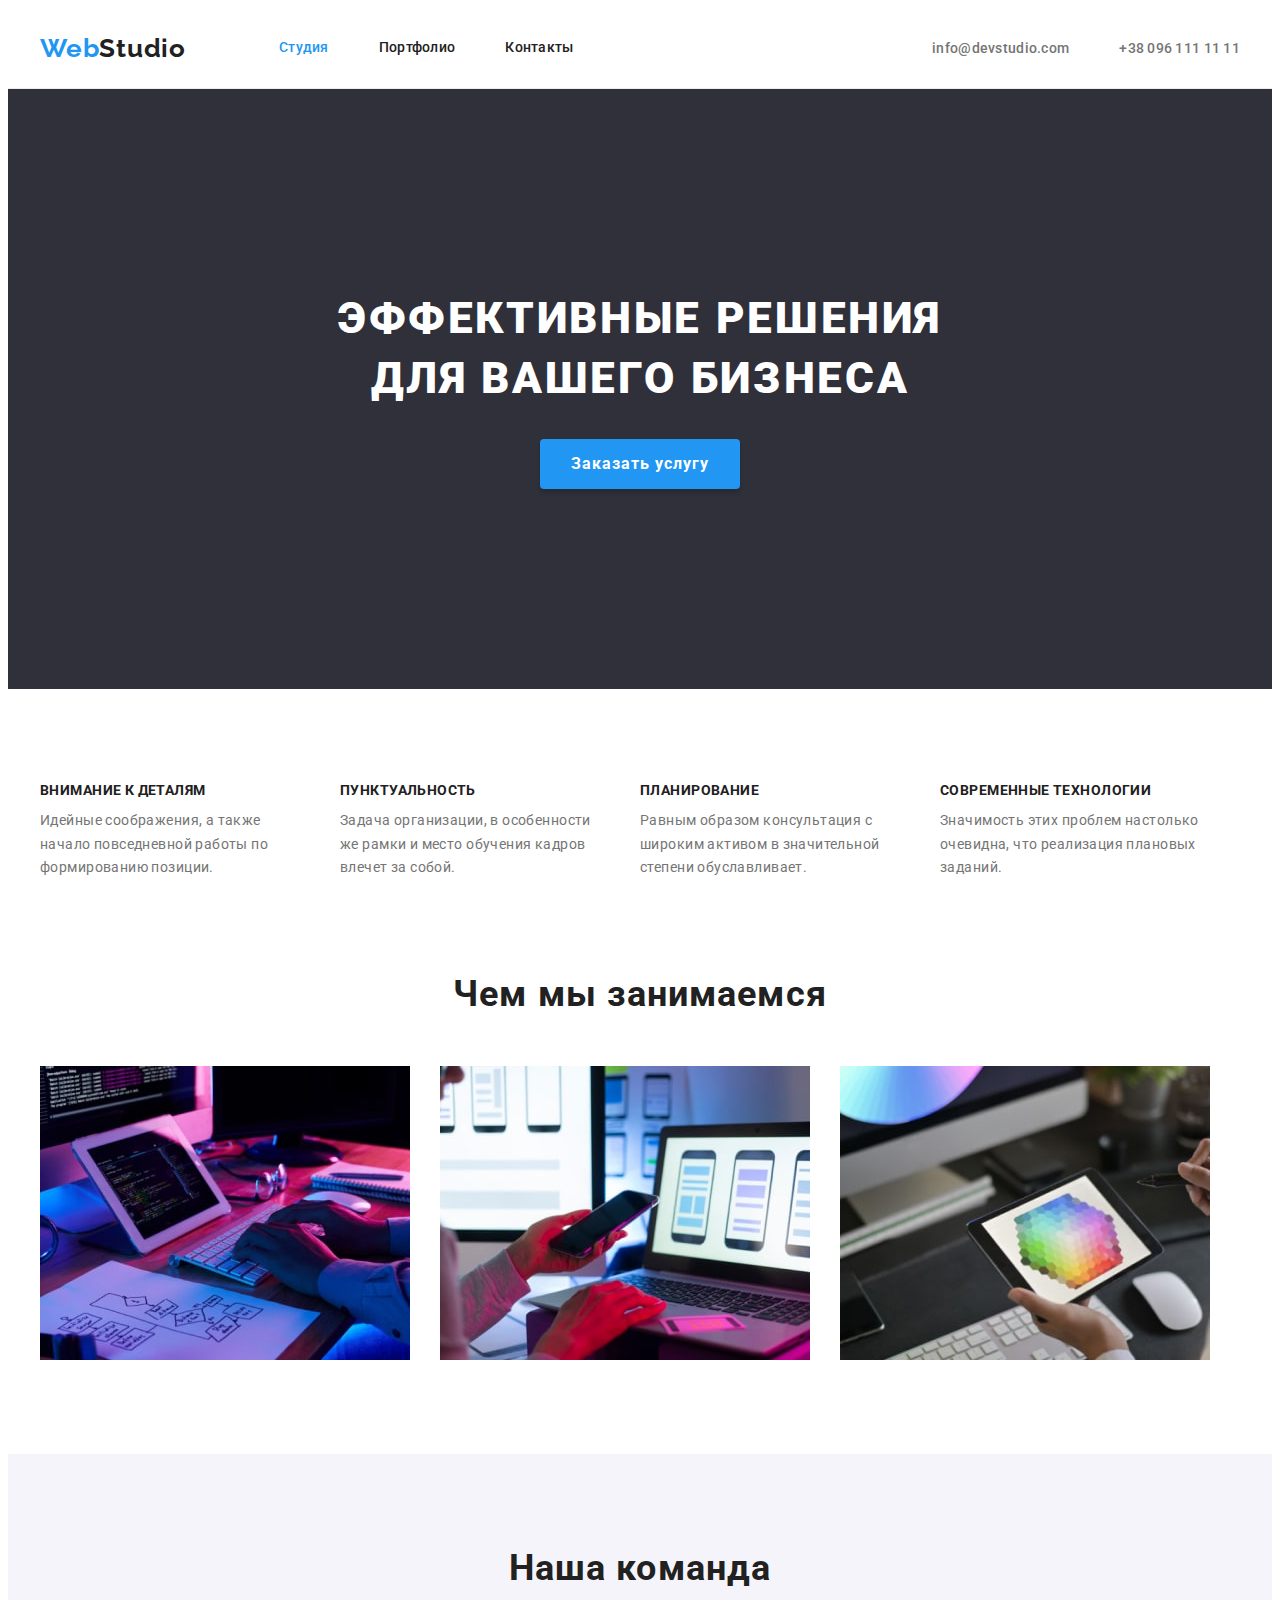
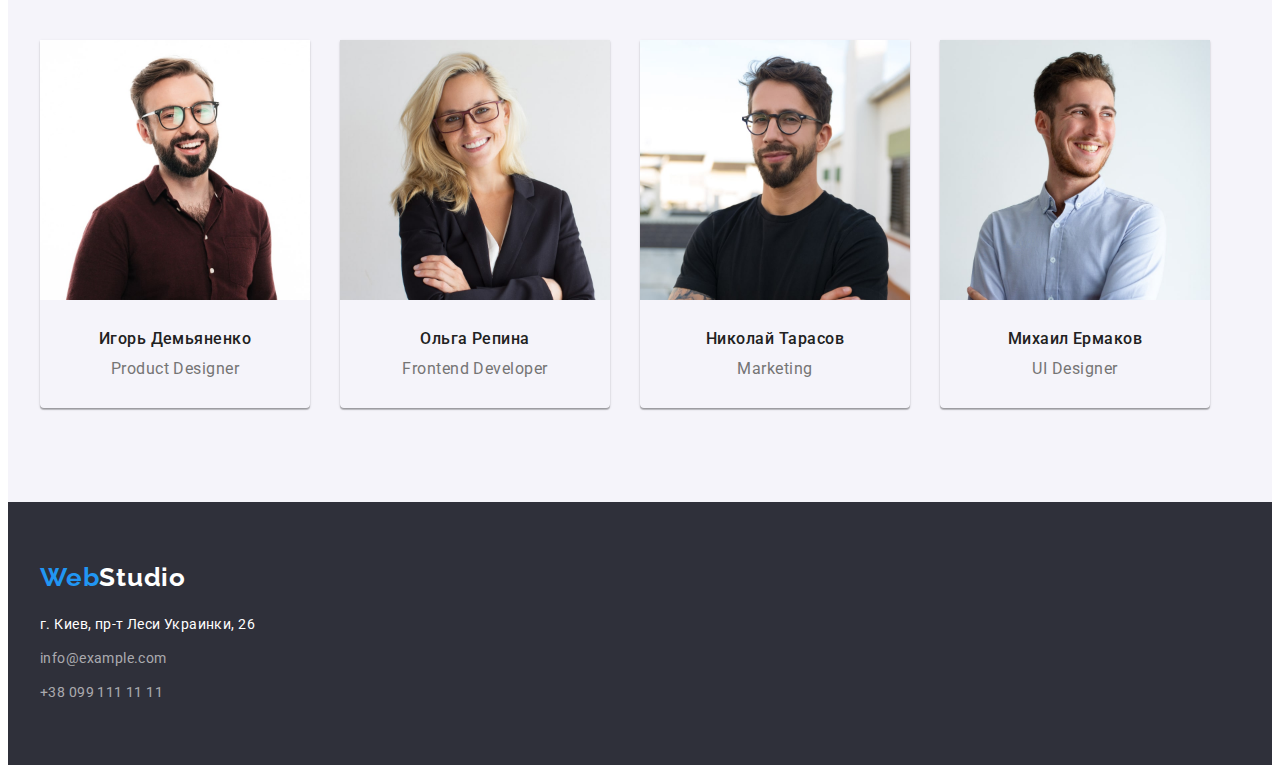
<file: index.html>
<!DOCTYPE html>
<html lang="ru">
  <head>
    <meta charset="UTF-8" />
    <meta http-equiv="X-UA-Compatible" content="IE=edge" />
    <meta name="viewport" content="width=device-width, initial-scale=1.0" />
    <link rel="preconnect" href="https://fonts.googleapis.com" />
    <link rel="preconnect" href="https://fonts.gstatic.com" crossorigin />
    <link
      href="https://fonts.googleapis.com/css2?family=Raleway:wght@700&family=Roboto:wght@400;500;700;900&display=swap"
      rel="stylesheet"
    />
    <link
      rel="stylesheet"
      href="https://cdnjs.cloudflare.com/ajax/libs/modern-normalize/1.1.0/modern-normalize.min.css"
      integrity="sha512-wpPYUAdjBVSE4KJnH1VR1HeZfpl1ub8YT/NKx4PuQ5NmX2tKuGu6U/JRp5y+Y8XG2tV+wKQpNHVUX03MfMFn9Q=="
      crossorigin="anonymous"
      referrerpolicy="no-referrer"
    />
    <link rel="stylesheet" href="./css/style.css" />
    <title class="head-title">WebStudio</title>
  </head>
  <body>
    <header class="header">
      <div class="container container-header">
        <a href="./index.html" class="header-logo"
          >Web<span class="header-logo-help">Studio</span>
        </a>
        <nav class="nav">
          <ul class="nav-list">
            <li class="nav-item">
              <a href="./index.html" class="nav-link"
                ><span class="studio">Студия</span></a
              >
            </li>
            <li class="nav-item">
              <a href="./portfolio.html" class="nav-link">Портфолио</a>
            </li>
            <li class="nav-item">
              <a href="#contact" class="nav-link">Контакты</a>
            </li>
          </ul>
        </nav>
        <ul class="header-contacts container-header">
          <li class="header-mail">
            <a href="mailto:info@devstudio.com" class="header-mailto"
              >info@devstudio.com</a
            >
          </li>
          <li class="header-tellephone">
            <a href="tel:+380961111111" class="header-tel">+38 096 111 11 11</a>
          </li>
        </ul>
      </div>
    </header>
    <main class="main">
      <section class="header-hero section">
        <div class="container container-hero">
          <h1 class="caption">Эффективные решения для вашего бизнеса</h1>
          <button type="button" class="btn">Заказать услугу</button>
        </div>
      </section>
      <section class="main-text section">
        <div class="container">
          <ul class="list">
            <li class="soft-skills">
              <h3 class="soft-caption">Внимание к деталям</h3>
              <p class="soft-text">
                Идейные соображения, а также начало повседневной работы по
                формированию позиции.
              </p>
            </li>
            <li class="soft-skills">
              <h3 class="soft-caption">Пунктуальность</h3>
              <p class="soft-text">
                Задача организации, в особенности же рамки и место обучения
                кадров влечет за собой.
              </p>
            </li>
            <li class="soft-skills">
              <h3 class="soft-caption">Планирование</h3>
              <p class="soft-text">
                Равным образом консультация с широким активом в значительной
                степени обуславливает.
              </p>
            </li>
            <li class="soft-skills">
              <h3 class="soft-caption">Современные технологии</h3>
              <p class="soft-text">
                Значимость этих проблем настолько очевидна, что реализация
                плановых заданий.
              </p>
            </li>
          </ul>
        </div>
      </section>
      <section class="occupation section">
        <div class="container">
          <h2 class="occupation-caption">Чем мы занимаемся</h2>
          <ul class="occupation-list">
            <li class="occupation-item">
              <img
                src="./img/what-we-do1.jpg"
                width="370"
                height="294"
                alt="Чем мы занимаемся"
              />
            </li>
            <li class="occupation-item">
              <img
                src="./img/what-we-do2.jpg"
                width="370"
                height="294"
                alt="Чем мы занимаемся"
              />
            </li>
            <li class="occupation-item">
              <img
                src="./img/what-we-do3.jpg"
                width="370"
                height="294"
                alt="Чем мы занимаемся"
              />
            </li>
          </ul>
        </div>
      </section>
      <section class="team section">
        <div class="container">
          <h2 class="team-caption">Наша команда</h2>
          <ul class="team-list">
            <li class="team-iteam">
              <img
                src="./img/ourteam1.jpg"
                width="270"
                height="260"
                alt="Наш работник"
              />
              <div class="team-name-text">
                <h3 class="team-name">Игорь Демьяненко</h3>
                <p class="team-text">Product Designer</p>
              </div>
            </li>
            <li class="team-iteam">
              <img
                src="./img/ourteam2.jpg"
                width="270"
                height="260"
                alt="Наш работник"
              />
              <div class="team-name-text">
                <h3 class="team-name">Ольга Репина</h3>
                <p class="team-text">Frontend Developer</p>
              </div>
            </li>
            <li class="team-iteam">
              <img
                src="./img/ourteam3.jpg"
                width="270"
                height="260"
                alt="Наш работник"
              />
              <div class="team-name-text">
                <h3 class="team-name">Николай Тарасов</h3>
                <p class="team-text">Marketing</p>
              </div>
            </li>
            <li class="team-iteam">
              <img
                src="./img/ourteam4.jpg"
                width="270"
                height="260"
                alt="Наш работнк"
              />
              <div class="team-name-text">
                <h3 class="team-name">Михаил Ермаков</h3>
                <p class="team-text">UI Designer</p>
              </div>
            </li>
          </ul>
        </div>
      </section>
    </main>
    <footer id="contact" class="footer">
      <div class="container">
        <a href="./index.html" class="footer-title"
          >Web<span class="footer-title-help">Studio</span></a
        >
        <address class="footer-address">
          <ul class="footer-list">
            <li class="footer-iteam">
              <a
                href="https://bit.ly/3pXMvUd"
                target="_blank"
                rel="noopener noreferrer"
                class="map-link"
                >г. Киев, пр-т Леси Украинки, 26</a
              >
            </li>
            <li class="footer-iteam">
              <a href="mailto:info@example.com" class="footer-mail"
                >info@example.com</a
              >
            </li>
            <li class="footer-iteam">
              <a href="tel:+380991111111" class="footer-tel"
                >+38 099 111 11 11</a
              >
            </li>
          </ul>
        </address>
      </div>
    </footer>
  </body>
</html>
</file>
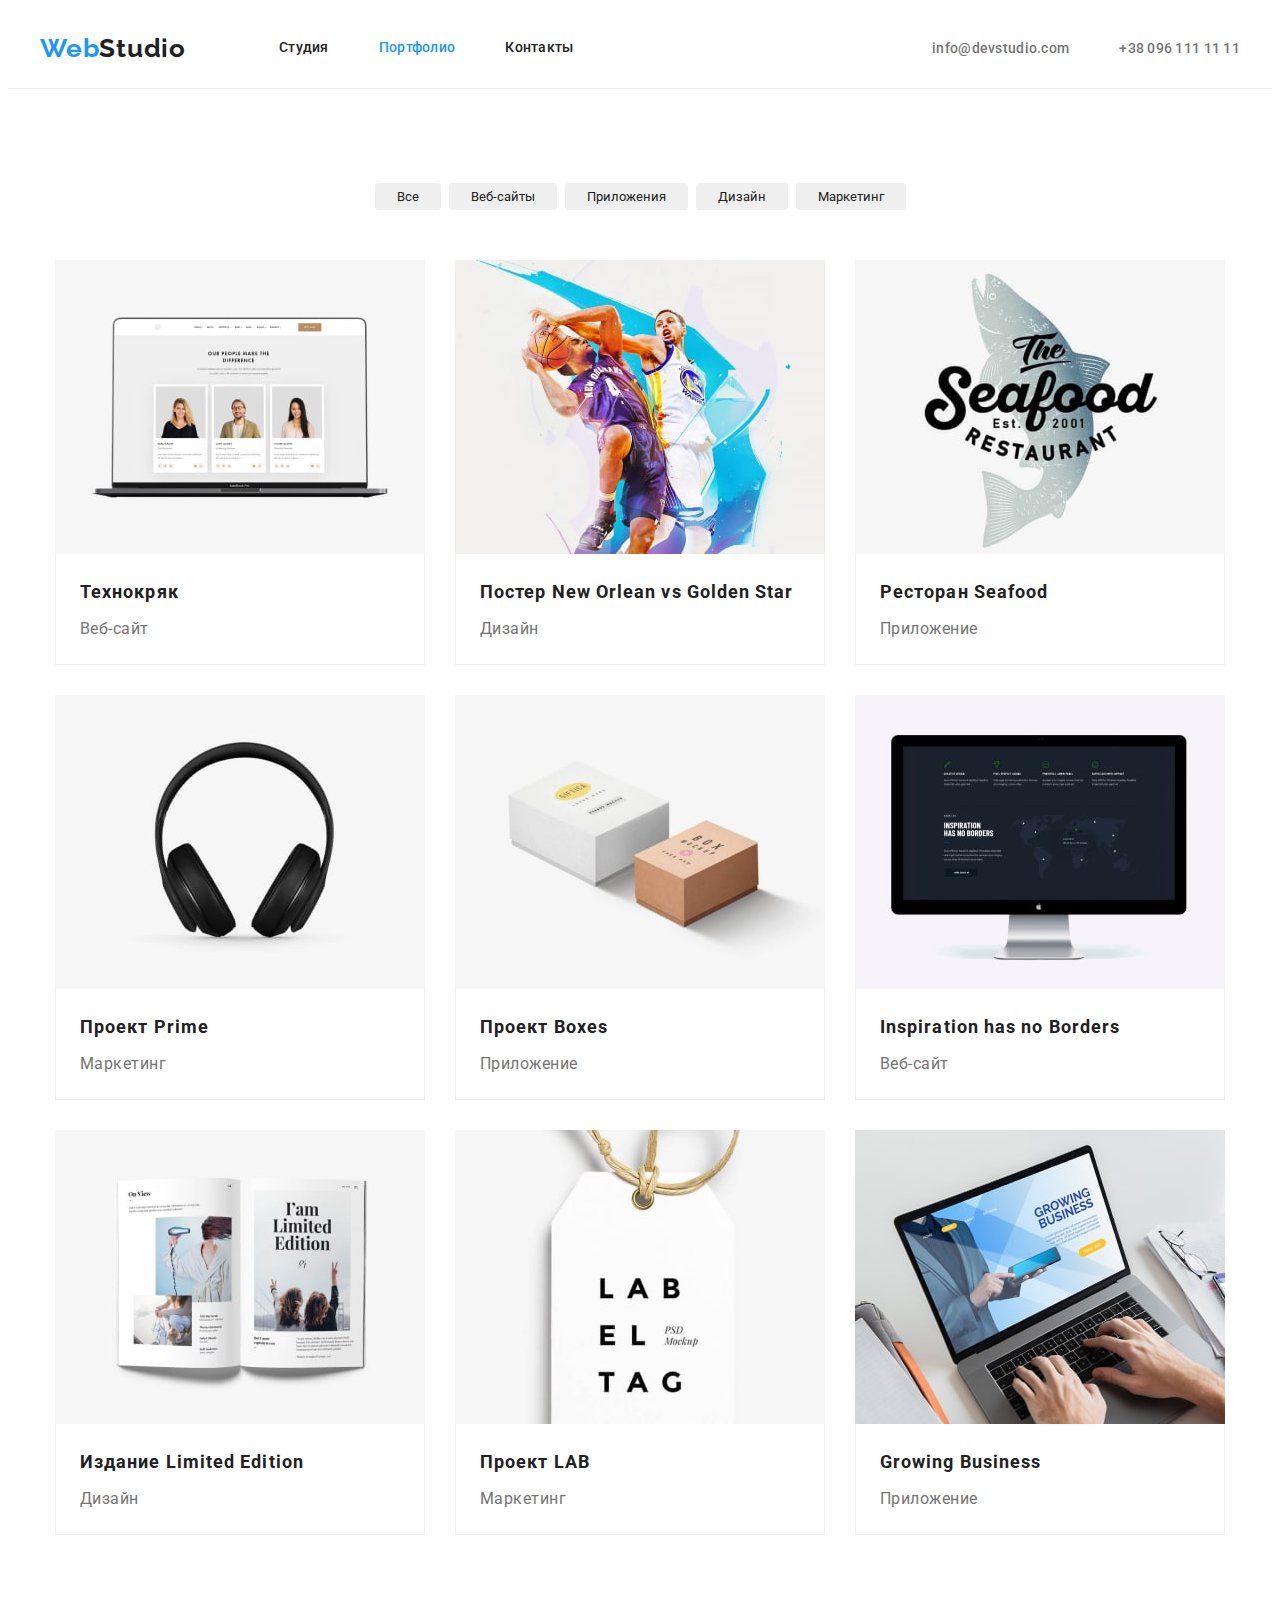
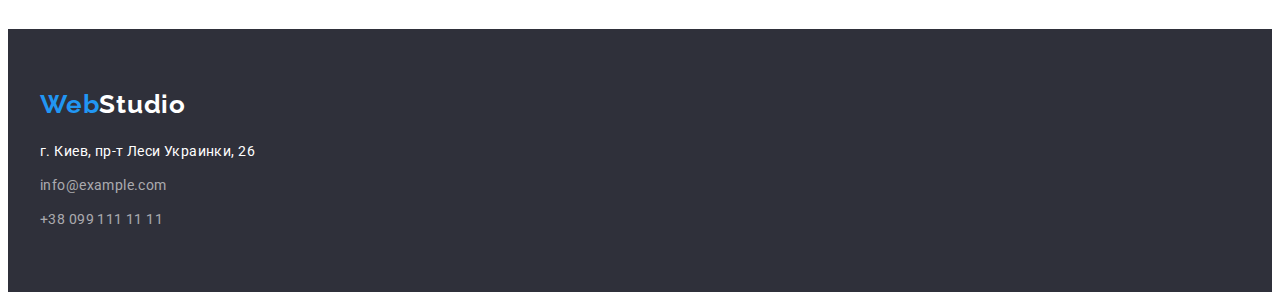
<file: portfolio.html>
<!DOCTYPE html>
<html lang="ru">
  <head>
    <meta charset="UTF-8" />
    <meta http-equiv="X-UA-Compatible" content="IE=edge" />
    <meta name="viewport" content="width=device-width, initial-scale=1.0" />
    <link rel="preconnect" href="https://fonts.googleapis.com" />
    <link rel="preconnect" href="https://fonts.gstatic.com" crossorigin />
    <link
      href="https://fonts.googleapis.com/css2?family=Raleway:wght@700&family=Roboto:wght@400;500;700;900&display=swap"
      rel="stylesheet"
    />
    <link
      rel="stylesheet"
      href="https://cdnjs.cloudflare.com/ajax/libs/modern-normalize/1.1.0/modern-normalize.min.css"
      integrity="sha512-wpPYUAdjBVSE4KJnH1VR1HeZfpl1ub8YT/NKx4PuQ5NmX2tKuGu6U/JRp5y+Y8XG2tV+wKQpNHVUX03MfMFn9Q=="
      crossorigin="anonymous"
      referrerpolicy="no-referrer"
    />
    <link rel="stylesheet" href="./css/style.css" />
    <title class="head-title">WebStudio</title>
  </head>
  <body>
    <header class="header">
      <div class="container container-header">
        <a href="./index.html" class="header-logo"
          >Web<span class="header-logo-help">Studio
        </a>
        <nav class="nav">
          <ul class="nav-list">
            <li class="nav-item">
              <a href="./index.html" class="nav-link"
                >Студия</span></a
              >
            </li>
            <li class="nav-item">
              <a href="./portfolio.html" class="nav-link"><span class="studio">Портфолио</span></a>
            </li>
            <li class="nav-item">
              <a href="#contact" class="nav-link">Контакты</a>
            </li>
          </ul>
        </nav>
        <ul class="header-contacts container-header">
          <li class="header-mail">
            <a href="mailto:info@devstudio.com" class="header-mailto"
              >info@devstudio.com</a
            >
          </li>
          <li class="header-tellephone">
            <a href="tel:+380961111111" class="header-tel">+38 096 111 11 11</a>
          </li>
        </ul>
      </div>
    </header>
    <main class="portfolio-main">
      <section class="portfolio-nav section">
        <div class="container">
          <ul class="portfolio-nav-list">
            <li class="portfolio-nav-item">
              <button type="button" class="portfolio-btn">Все</button>
            </li>
            <li class="portfolio-nav-item">
              <button type="button" class="portfolio-btn">Веб-сайты</button>
            </li>
            <li class="portfolio-nav-item">
              <button type="button" class="portfolio-btn">Приложения</button>
            </li>
            <li class="portfolio-nav-item">
              <button type="button" class="portfolio-btn">Дизайн</button>
            </li>
            <li class="portfolio-nav-item">
              <button type="button" class="portfolio-btn">Маркетинг</button>
            </li>
          </ul>
          <ul class="portfolio-list-img ">
            <li class="portfolio-item">
              <a href="./portfolio.html" class="portfolio-link-item">
                <img
                  src="./img/studio1.jpg"
                  width="370"
                  height="294"
                  alt="Наши проекты"
                />
                <div class="portfolio-head-text">
                <h3 class="portfolio-head">Технокряк</h3>
                <p class="portfolio-text">Веб-сайт</p>
              </div>
            </a>
            </li>
            <li class="portfolio-item">
              <a href="./portfolio.html" class="portfolio-link-item">
                <img
                  src="./img/studio2.jpg"
                  width="370"
                  height="294"
                  alt="Наши проекты"
                />
                <div class="portfolio-head-text">
                <h3 class="portfolio-head">Постер New Orlean vs Golden Star</h3>
                <p class="portfolio-text">Дизайн</p>
              </div></a>
            </li>
            <li class="portfolio-item">
              <a href="./portfolio.html" class="portfolio-link-item">
                <img
                  src="./img/studio3.jpg"
                  width="370"
                  height="294"
                  alt="Наши проекты"
                />
                <div class="portfolio-head-text">
                <h3 class="portfolio-head">Ресторан Seafood</h3>
                <p class="portfolio-text">Приложение</p>
              </div>
            </a>
            </li>
            <li class="portfolio-item">
              <a href="./portfolio.html" class="portfolio-link-item">
                <img
                  src="./img/studio4.jpg"
                  width="370"
                  height="294"
                  alt="Наши проекты"
                />
                <div class="portfolio-head-text">
                <h3 class="portfolio-head">Проект Prime</h3>
                <p class="portfolio-text">Маркетинг</p>
              </div>
            </a>
            </li>
            <li class="portfolio-item">
              <a href="./portfolio.html" class="portfolio-link-item">
                <img
                  src="./img/studio5.jpg"
                  width="370"
                  height="294"
                  alt="Наши проекты"
                />
                <div class="portfolio-head-text">
                <h3 class="portfolio-head">Проект Boxes</h3>
                <p class="portfolio-text">Приложение</p>
              </div>
            </a>
            </li>
            <li class="portfolio-item">
              <a href="./portfolio.html" class="portfolio-link-item">
                <img
                  src="./img/studio6.jpg"
                  width="370"
                  height="294"
                  alt="Наши проекты"
                />
                <div class="portfolio-head-text">
                <h3 class="portfolio-head">Inspiration has no Borders</h3>
                <p class="portfolio-text">Веб-сайт</p>
              </div>
            </a>
            </li>
            <li class="portfolio-item">
              <a href="./portfolio.html" class="portfolio-link-item">
                <img
                  src="./img/studio7.jpg"
                  width="370"
                  height="294"
                  alt="Наши проекты"
                />
                <div class="portfolio-head-text">
                <h3 class="portfolio-head">Издание Limited Edition</h3>
                <p class="portfolio-text">Дизайн</p>
              </div>
            </a>
            </li>
            <li class="portfolio-item">
              <a href="./portfolio.html" class="portfolio-link-item">
                <img
                  src="./img/studio8.jpg"
                  width="370"
                  height="294"
                  alt="Наши проекты"
                />
                <div class="portfolio-head-text">
                <h3 class="portfolio-head">Проект LAB</h3>
                <p class="portfolio-text">Маркетинг</p>
              </div>
            </a>
            </li>
            <li class="portfolio-item">
              <a href="./portfolio.html" class="portfolio-link-item">
                <img
                  src="./img/studio9.jpg"
                  width="370"
                  height="294"
                  alt="Наши проекты"
                />
                <div class="portfolio-head-text">
                <h3 class="portfolio-head">Growing Business</h3>
                <p class="portfolio-text">Приложение</p>
              </div>
            </a>
            </li>
          </ul>
        </div>
      </section>
    </main>
    <footer id="contact" class="footer">
      <div class="container">
        <a href="./index.html" class="footer-title"
          >Web<span class="footer-title-help">Studio</span></a
        >
        <address class="footer-address">
          <ul class="footer-list">
            <li class="footer-iteam">
              <a
                href="https://bit.ly/3pXMvUd"
                target="_blank"
                rel="noopener noreferrer"
                class="map-link"
                >г. Киев, пр-т Леси Украинки, 26</a
              >
            </li>
            <li class="footer-iteam">
              <a href="mailto:info@example.com" class="footer-mail"
                >info@example.com</a
              >
            </li>
            <li class="footer-iteam">
              <a href="tel:+380991111111" class="footer-tel"
                >+38 099 111 11 11</a
              >
            </li>
          </ul>
        </address>
      </div>
    </footer>
  </body>
</html>
</file>
<file: css/style.css>
/* Шапка */
.head-title {
}
.studio,
.portfolio {
  color: var(--first-text-color);
}
:root {
  --first-text-color: #2196f3;
  --second-text-color: #757575;
  --thirst-text-color: #ffffff;
  --first-background-color: #212121;
  --second-background-color: #f5f4fa;
  --background-hero-footer-color: #2f303a;
}
.header {
  border-bottom: 1px solid #ececec;
  display: flex;
}
.container-header {
  display: flex;
  align-items: center;
}
.container-hero {
  text-align: center;
}
.header-logo {
  font-family: "Raleway", sans-serif;
  font-style: normal;
  font-weight: 700;
  font-size: 26px;
  line-height: 1.19;
  letter-spacing: 0.03em;
  color: var(--first-text-color);
  text-decoration: none;
  letter-spacing: 0.03em;
  margin-right: 93px;
}
.header-logo-help {
  color: var(--first-background-color);
}
/* Container */
.container {
  width: 1200px;
  margin-right: auto;
  margin-left: auto;
  padding-left: 15px;
  padding-right: 15px;
}
.section {
  padding-top: 94px;
  padding-bottom: 94px;
}
body {
  font-family: "Roboto", sans-serif;
}
/* Навігація */
.nav {
}
.nav-list {
  display: flex;
}
.nav-item {
  list-style-type: none;
  margin-right: 50px;
}
.nav-item:last-child {
  margin-right: 0;
}
.nav-link {
  display: block;
  font-weight: 500;
  font-size: 14px;
  line-height: 1.14;
  color: var(--first-background-color);
  text-decoration: none;
  letter-spacing: 0.02em;
  padding-top: 32px;
  padding-bottom: 32px;
}
.nav-link:hover,
.nav-link:focus {
  color: var(--first-text-color);
}
.header-mailto:hover,
.header-mailto:focus {
  color: var(--first-text-color);
}
.header-tel:hover,
.header-tel:focus {
  color: var(--first-text-color);
}

.header-contacts {
  display: flex;
  margin-left: auto;
}
.header-mailto {
  font-style: normal;
  font-weight: 500;
  font-size: 14px;
  line-height: 1.14;
  color: var(--second-text-color);
  text-decoration: none;
  letter-spacing: 0.02em;
}
.header-tel {
  font-style: normal;
  font-weight: 500;
  font-size: 14px;
  line-height: 1.14;
  color: var(--second-text-color);
  text-decoration: none;
  letter-spacing: 0.02em;
}
.header-mail {
  list-style-type: none;
}
.header-tellephone {
  list-style-type: none;
  margin-left: 50px;
}

/* Hero */
.main {
}
.header-hero {
  padding-top: 200px;
  padding-bottom: 200px;
  background: var(--background-hero-footer-color);
}
.caption {
  text-transform: uppercase;
  font-weight: 900;
  font-size: 44px;
  line-height: 1.36;
  color: var(--thirst-text-color);
  letter-spacing: 0.06em;
  width: 696px;
  margin: auto;
  text-align: center;
  margin-bottom: 30px;
}
/* Кнопка */
.btn {
  font-family: inherit;
  font-weight: 700;
  font-size: 16px;
  line-height: 1.87;
  color: var(--thirst-text-color);
  border: 0;
  background: var(--first-text-color);
  box-shadow: 0px 4px 4px rgba(0, 0, 0, 0.15);
  border-radius: 4px;
  cursor: pointer;
  letter-spacing: 0.06em;
  width: 200px;
  height: 50px;
}
.btn:hover,
.btn:focus {
  background: #188ce8;
}

.main-text {
  padding-bottom: 0;
}
.list {
  list-style-type: none;
  display: flex;
}
.soft-skills {
  margin-right: 30px;
  width: 270px;
}
.soft-skills:last-child {
  margin-right: 0;
}
.soft-caption {
  text-transform: uppercase;
  font-weight: 700;
  font-size: 14px;
  line-height: 1.14;
  color: var(--first-background-color);
  letter-spacing: 0.03em;
  margin-bottom: 10px;
}
.soft-text {
  color: var(--second-text-color);
  font-size: 14px;
  line-height: 24px;
  font-weight: 400;
  font-size: 14px;
  line-height: 1.71;
  letter-spacing: 0.03em;
}
.occupation {
}
.occupation-caption {
  font-weight: 700;
  font-size: 36px;
  line-height: 1.16;
  color: var(--first-background-color);
  letter-spacing: 0.03em;
  text-align: center;
  margin-bottom: 50px;
}
.occupation-list {
  list-style-type: none;
  display: flex;
  column-gap: 30px;
}
.occupation-item {
}
/* Наша Команда */
.team {
  background-color: var(--second-background-color);
}
.team-caption {
  font-weight: 700;
  font-size: 36px;
  line-height: 1.16;
  color: var(--first-background-color);
  letter-spacing: 0.03em;
  text-align: center;
  margin-bottom: 50px;
}
.team-name {
  font-weight: 500;
  font-size: 16px;
  line-height: 1.18;
  color: var(--first-background-color);
  letter-spacing: 0.03em;
  margin-bottom: 10px;
}
.team-name-text {
  padding-top: 30px;
  padding-bottom: 30px;
}
.team-list {
  list-style-type: none;
  display: flex;
  column-gap: 30px;
}
.team-iteam {
  box-shadow: 0px 1px 3px rgba(0, 0, 0, 0.12), 0px 1px 1px rgba(0, 0, 0, 0.14),
    0px 2px 1px rgba(0, 0, 0, 0.2);
  border-radius: 0px 0px 4px 4px;
  text-align: center;
}
.team-text {
  font-size: 16px;
  line-height: 1.19;
  color: var(--second-text-color);
  letter-spacing: 0.03em;
}
/* Footer */
.footer {
  background-color: var(--background-hero-footer-color);
  padding-top: 60px;
  padding-bottom: 60px;
}
.footer-title {
  font-family: "Raleway", sans-serif;
  font-style: normal;
  font-weight: 700;
  font-size: 26px;
  line-height: 1.19;
  color: var(--first-text-color);
  text-decoration: none;
  letter-spacing: 0.03em;
}
.footer-address {
  margin-top: 20px;
}
.footer-list {
  list-style-type: none;
}
.footer-iteam {
  margin-bottom: 10px;
}
.footer-iteam:last-child {
  margin-bottom: 0;
}
.map-link {
  font-style: normal;
  font-size: 14px;
  line-height: 1.71;
  color: var(--thirst-text-color);
  text-decoration: none;
  letter-spacing: 0.03em;
}
.footer-mail {
  font-style: normal;
  font-size: 14px;
  line-height: 1.71;
  color: rgba(255, 255, 255, 0.6);
  text-decoration: none;
  letter-spacing: 0.03em;
}
.footer-tel {
  font-style: normal;
  font-size: 14px;
  line-height: 1.71;
  color: rgba(255, 255, 255, 0.6);
  text-decoration: none;
  letter-spacing: 0.03em;
}
/* Portfolio */
.portfolio-btn {
  font-family: inherit;
  color: var(--first-background-color);
  border-radius: 4px;
  border: 0;
  cursor: pointer;
  padding: 6px 22px;
}
.portfolio-btn:hover {
  background-color: var(--first-text-color);
  color: var(--second-background-color);
  box-shadow: 0px 3px 1px rgba(0, 0, 0, 0.1), 0px 1px 2px rgba(0, 0, 0, 0.08),
    0px 2px 2px rgba(0, 0, 0, 0.12);
  border-radius: 4px;
}
.portfolio-main {
}
.portfolio-nav {
}

.portfolio-nav-list {
  list-style-type: none;
  display: flex;
  column-gap: 8px;
  margin: auto;
  justify-content: center;
  margin-bottom: 50px;
}
.portfolio-nav-item {
  font-weight: 500;
  font-size: 16px;
  line-height: 1.62;
  color: var(--first-background-color);
  letter-spacing: 0.03em;
}
.portfolio-nav-item:hover {
  background-color: var(--thirst-text-color);
}
/* IMG Portfolio */
.portfolio-list-img {
  list-style-type: none;
  display: flex;
  flex-wrap: wrap;
  justify-content: center;
  gap: 30px;
}
.portfolio-item {
  width: 370px;
}
.portfolio-head {
  font-weight: 700;
  font-size: 18px;
  line-height: 2;
  color: var(--first-background-color);
  letter-spacing: 0.06em;
}
.portfolio-text {
  font-size: 16px;
  line-height: 1.88;
  color: var(--second-text-color);
  letter-spacing: 0.03em;
  margin-top: 4px;
}
.portfolio-head-text {
  border: 1px solid #eeeeee;
  border-top: 0;
  padding: 20px 24px;
}
.map-link:hover,
.map-link:focus {
  color: var(--first-text-color);
}
.footer-mail:hover,
.footer-mail:focus,
.footer-tel:hover,
.footer-tel:focus {
  color: var(--first-text-color);
}
.footer-title-help {
  color: var(--thirst-text-color);
}
.portfolio-link-item {
  text-decoration: none;
}

/* Скидання */
p,
h1,
h2,
h3,
h4,
h5,
h6 {
  margin: 0;
}

ul {
  margin: 0;
  padding-left: 0;
}

img {
  display: block;
  max-width: 100%;
  height: auto;
}
</file>
